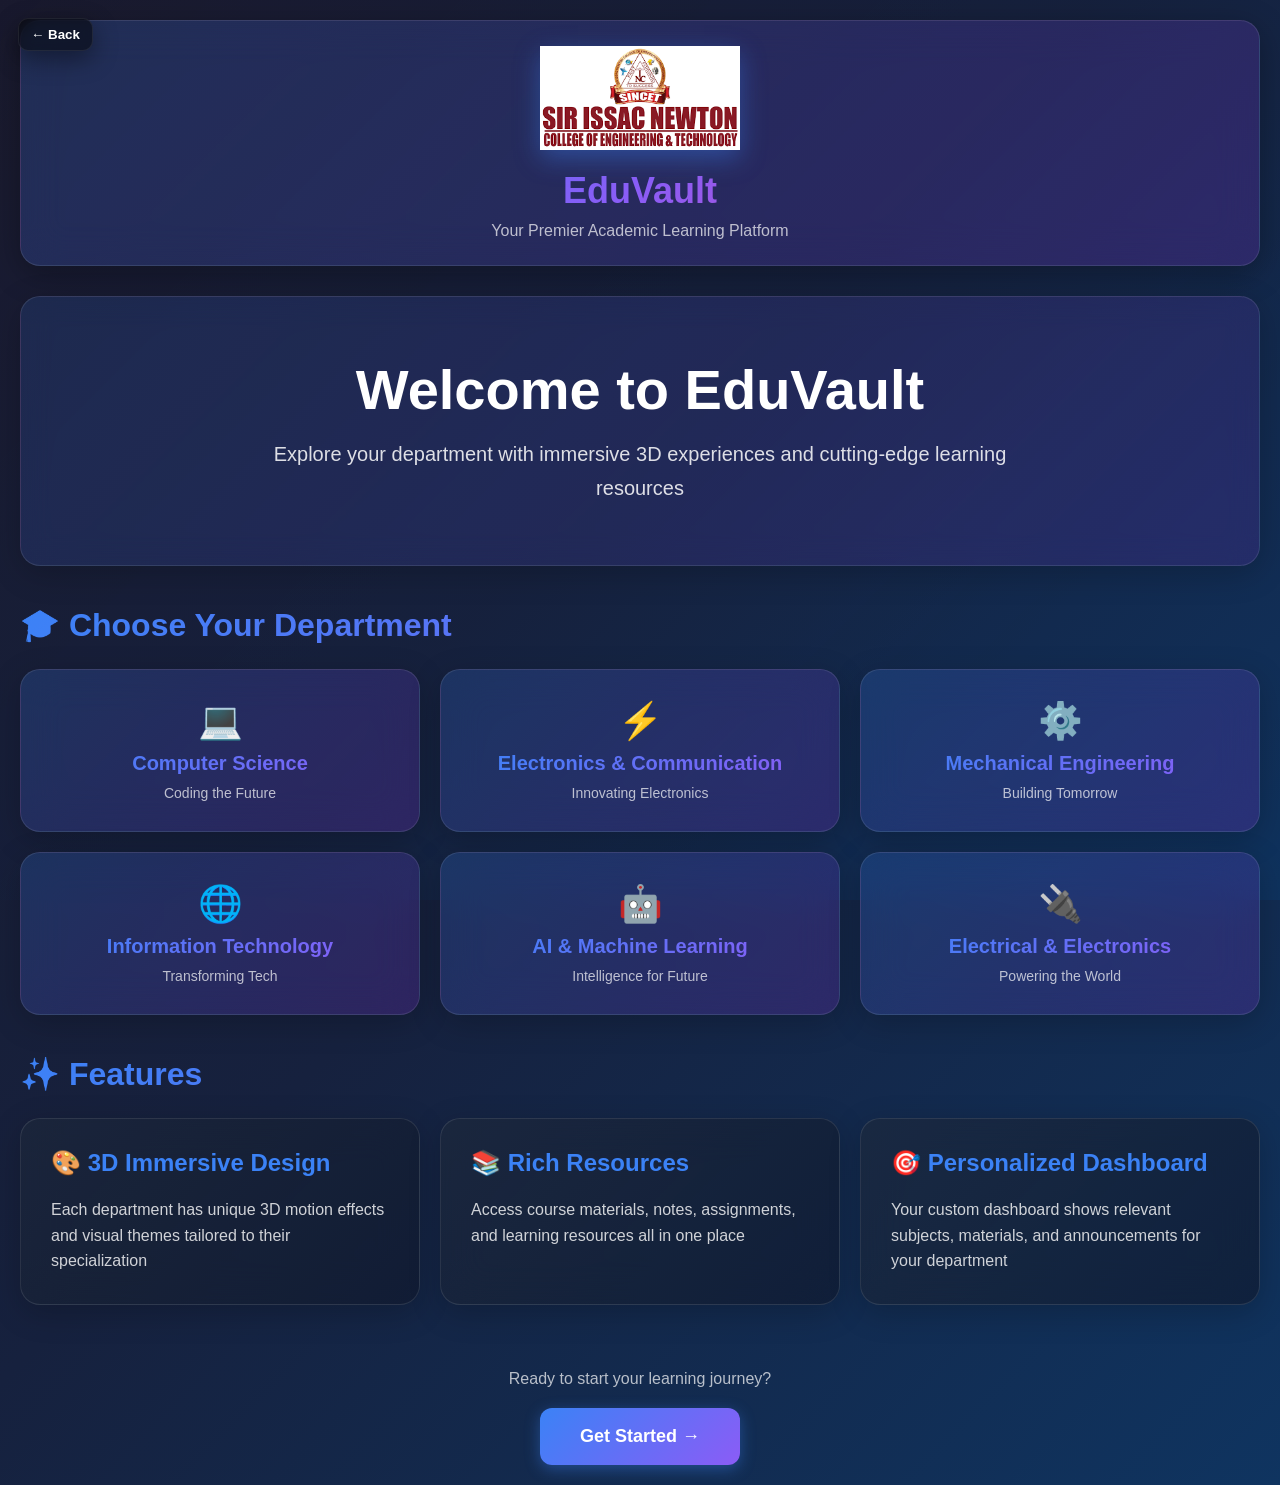
<file: index.html>
<!DOCTYPE html>
<html lang="en">
<head>
    <meta charset="UTF-8">
    <meta name="viewport" content="width=device-width, initial-scale=1.0">
    <title>EduVault - Welcome</title>
    <link rel="stylesheet" href="styles.css">
</head>
<body>
    <button class="back-btn" type="button" aria-label="Go back" onclick="goBack()" tabindex="0">← Back</button>
    <div class="video-background" id="video-bg">
        <video autoplay muted loop playsinline id="bg-video">
            <source src="/video/video.mp4" type="video/mp4">
        </video>
    </div>
    <div class="video-overlay"></div>
    <div class="animated-background" id="animated-bg" style="display: none;"></div>

    <div class="container">
        <div class="header">
            <div class="logo-container">
                <img src="/CLG%20LOGO.png" alt="College Logo" class="college-logo-img motion-3d-float">
            </div>
            <div style="font-size: 36px; font-weight: 800; background: linear-gradient(135deg, #3b82f6, #8b5cf6, #ec4899); -webkit-background-clip: text; -webkit-text-fill-color: transparent; background-clip: text;">
                EduVault
            </div>
            <div style="color: rgba(255,255,255,0.7); margin-top: 10px; font-size: 16px;">
                Your Premier Academic Learning Platform
            </div>
        </div>

        <div class="hero">
            <h1>Welcome to EduVault</h1>
            <p>Explore your department with immersive 3D experiences and cutting-edge learning resources</p>
        </div>

        <div class="section">
            <h2 class="section-title">🎓 Choose Your Department</h2>
            <div style="display: grid; gap: 20px; grid-template-columns: repeat(auto-fit, minmax(300px, 1fr));">
                <button class="dept-btn" onclick="showDepartment('CSE')" style="grid-column: span 1;">
                    <div style="font-size: 36px; margin-bottom: 10px;">💻</div>
                    <h3>Computer Science</h3>
                    <p>Coding the Future</p>
                </button>
                <button class="dept-btn" onclick="showDepartment('ECE')" style="grid-column: span 1;">
                    <div style="font-size: 36px; margin-bottom: 10px;">⚡</div>
                    <h3>Electronics & Communication</h3>
                    <p>Innovating Electronics</p>
                </button>
                <button class="dept-btn" onclick="showDepartment('MECH')" style="grid-column: span 1;">
                    <div style="font-size: 36px; margin-bottom: 10px;">⚙️</div>
                    <h3>Mechanical Engineering</h3>
                    <p>Building Tomorrow</p>
                </button>
                <button class="dept-btn" onclick="showDepartment('IT')" style="grid-column: span 1;">
                    <div style="font-size: 36px; margin-bottom: 10px;">🌐</div>
                    <h3>Information Technology</h3>
                    <p>Transforming Tech</p>
                </button>
                <button class="dept-btn" onclick="showDepartment('AI')" style="grid-column: span 1;">
                    <div style="font-size: 36px; margin-bottom: 10px;">🤖</div>
                    <h3>AI & Machine Learning</h3>
                    <p>Intelligence for Future</p>
                </button>
                <button class="dept-btn" onclick="showDepartment('EEE')" style="grid-column: span 1;">
                    <div style="font-size: 36px; margin-bottom: 10px;">🔌</div>
                    <h3>Electrical & Electronics</h3>
                    <p>Powering the World</p>
                </button>
            </div>
        </div>

        <div class="section">
            <h2 class="section-title">✨ Features</h2>
            <div style="display: grid; gap: 20px; grid-template-columns: repeat(auto-fit, minmax(280px, 1fr));">
                <div class="card">
                    <h3>🎨 3D Immersive Design</h3>
                    <p>Each department has unique 3D motion effects and visual themes tailored to their specialization</p>
                </div>
                <div class="card">
                    <h3>📚 Rich Resources</h3>
                    <p>Access course materials, notes, assignments, and learning resources all in one place</p>
                </div>
                <div class="card">
                    <h3>🎯 Personalized Dashboard</h3>
                    <p>Your custom dashboard shows relevant subjects, materials, and announcements for your department</p>
                </div>
            </div>
        </div>

        <div class="section" style="text-align: center;">
            <p style="color: rgba(255,255,255,0.7); margin-bottom: 20px; font-size: 16px;">
                Ready to start your learning journey?
            </p>
            <button class="btn" style="font-size: 18px; padding: 18px 40px;" onclick="window.location.href='/login'">
                Get Started →
            </button>
        </div>
    </div>

    <style>
        .dept-btn {
            background: linear-gradient(135deg, rgba(59, 130, 246, 0.2), rgba(147, 51, 234, 0.2));
            backdrop-filter: blur(20px);
            border: 1px solid rgba(255,255,255,0.1);
            padding: 30px 20px;
            border-radius: 20px;
            cursor: pointer;
            transition: all 0.3s;
            color: white;
            text-align: center;
            box-shadow: 0 8px 32px rgba(0,0,0,0.2);
        }

        .dept-btn:hover {
            transform: translateY(-10px) scale(1.05);
            box-shadow: 0 15px 50px rgba(59, 130, 246, 0.4);
            border-color: #3b82f6;
        }

        .dept-btn h3 {
            font-size: 20px;
            margin-bottom: 10px;
            background: linear-gradient(135deg, #3b82f6, #8b5cf6);
            -webkit-background-clip: text;
            -webkit-text-fill-color: transparent;
            background-clip: text;
        }

        .dept-btn p {
            color: rgba(255,255,255,0.7);
            font-size: 14px;
        }
    </style>

    <script>
        function goBack() {
            if (window.history.length > 1) window.history.back();
            else window.location.href = '/';
        }

        function showDepartment(deptCode) {
            window.location.href = `/landing?dept=${deptCode}`;
        }

        // Handle video loading with fallback to animated background
        const video = document.getElementById('bg-video');
        const videoBg = document.getElementById('video-bg');
        const animatedBg = document.getElementById('animated-bg');

        if (video) {
            video.playbackRate = 0.5;
            video.play().catch(function(error) {
                console.log('Video autoplay failed, showing animated background:', error);
                if (videoBg) videoBg.style.display = 'none';
                if (animatedBg) animatedBg.style.display = 'block';
            });

            video.addEventListener('error', function() {
                console.log('Video loading failed');
                if (videoBg) videoBg.style.display = 'none';
                if (animatedBg) animatedBg.style.display = 'block';
            });

            setTimeout(function() {
                if (video.paused) {
                    console.log('Video not playing after 3 seconds, showing animated background');
                    if (videoBg) videoBg.style.display = 'none';
                    if (animatedBg) animatedBg.style.display = 'block';
                }
            }, 3000);
        }
    </script>
</body>
</html>
</file>
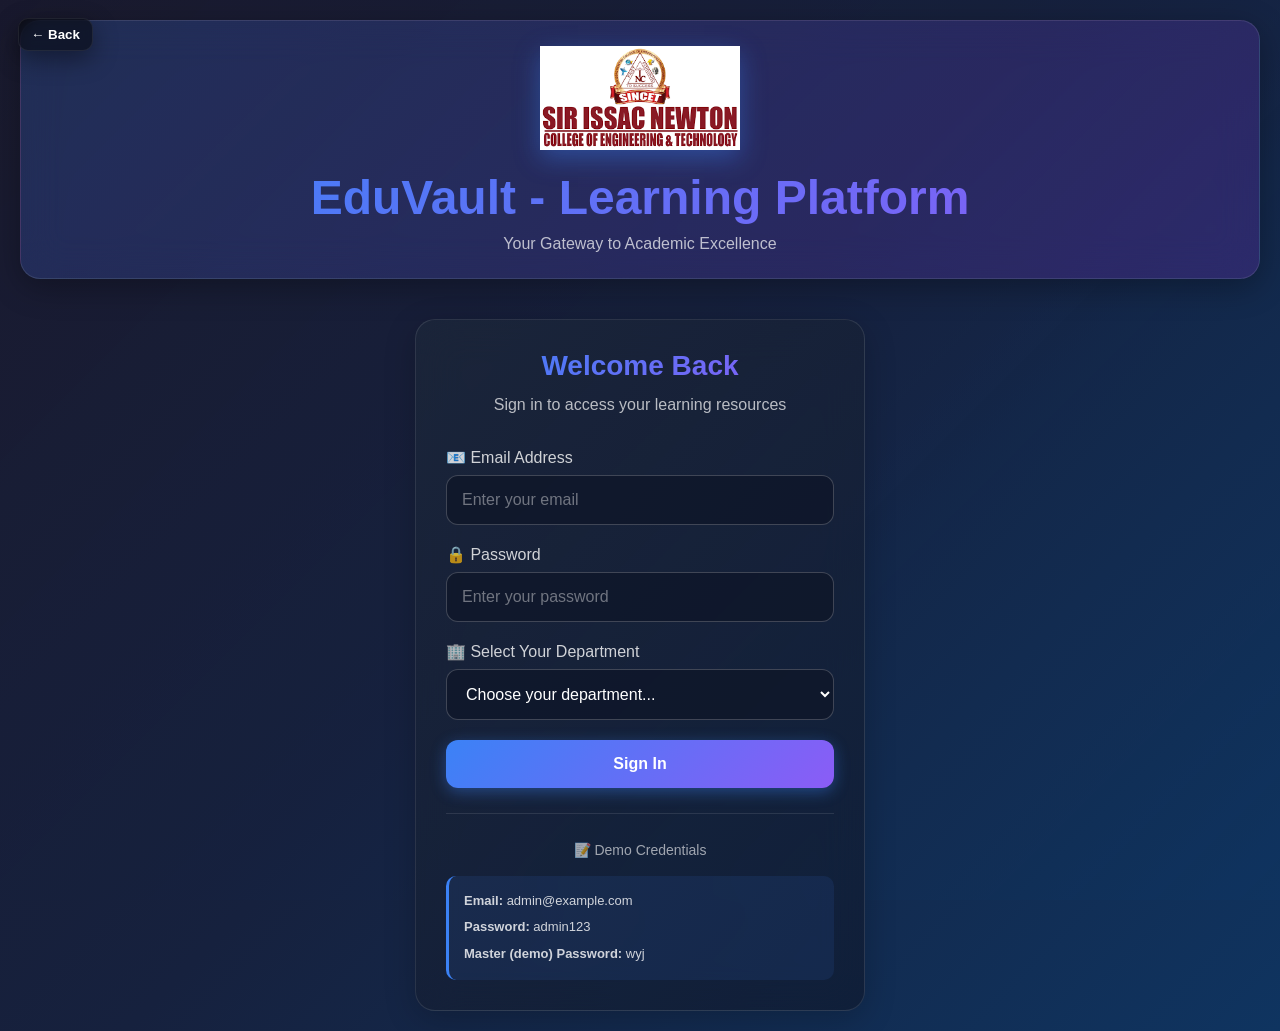
<file: login.html>
<!DOCTYPE html>
<html lang="en">
<head>
    <meta charset="UTF-8">
    <meta name="viewport" content="width=device-width, initial-scale=1.0">
    <title>EduVault - Login</title>
    <link rel="stylesheet" href="styles.css">
</head>
<body class="login-page">
    <button class="back-btn" type="button" aria-label="Go back" onclick="goBack()" tabindex="0">← Back</button>
    <div class="video-background" id="video-bg">
        <video autoplay muted loop playsinline id="bg-video">
            <source src="/video/video.mp4" type="video/mp4">
        </video>
    </div>
    <div class="video-overlay"></div>
    <div class="animated-background" id="animated-bg" style="display: none;"></div>

    <div class="container">
        <div class="header">
            <div class="logo-container">
                <img src="/CLG%20LOGO.png" alt="College Logo" class="college-logo-img motion-3d-pulse">
            </div>
            <div class="department-title">EduVault - Learning Platform</div>
            <p style="margin-top: 10px; color: rgba(255,255,255,0.7); font-size: 16px;">
                Your Gateway to Academic Excellence
            </p>
        </div>

        <div class="section">
            <div class="card login-container">
                <div style="text-align: center; margin-bottom: 30px;">
                    <h2 style="font-size: 28px; margin-bottom: 10px; background: linear-gradient(135deg, #3b82f6, #8b5cf6); -webkit-background-clip: text; -webkit-text-fill-color: transparent; background-clip: text;">
                        Welcome Back
                    </h2>
                    <p style="color: rgba(255,255,255,0.7);">Sign in to access your learning resources</p>
                </div>

                <form id="login-form">
                    <div class="form-group">
                        <label for="login-email">📧 Email Address</label>
                        <input type="email" id="login-email" required placeholder="Enter your email">
                    </div>
                    <div class="form-group">
                        <label for="login-password">🔒 Password</label>
                        <input type="password" id="login-password" required placeholder="Enter your password">
                    </div>
                    <div class="form-group">
                        <label for="login-dept">🏢 Select Your Department</label>
                        <select id="login-dept" required>
                            <option value="">Choose your department...</option>
                            <option value="CSE">Computer Science Engineering</option>
                            <option value="ECE">Electronics & Communication</option>
                            <option value="MECH">Mechanical Engineering</option>
                            <option value="IT">Information Technology</option>
                            <option value="AI">AI & Machine Learning</option>
                            <option value="EEE">Electrical & Electronics</option>
                        </select>
                    </div>
                    <button type="submit" class="btn btn-full">Sign In</button>
                </form>

                <div style="margin-top: 25px; padding-top: 25px; border-top: 1px solid rgba(255,255,255,0.1);">
                    <p style="text-align: center; color: rgba(255,255,255,0.6); font-size: 14px; margin-bottom: 15px;">
                        📝 Demo Credentials
                    </p>
                    <div style="background: rgba(59, 130, 246, 0.1); padding: 15px; border-radius: 10px; border-left: 3px solid #3b82f6;">
                        <p style="color: rgba(255,255,255,0.8); font-size: 13px; margin-bottom: 5px;">
                            <strong>Email:</strong> admin@example.com
                        </p>
                        <p style="color: rgba(255,255,255,0.8); font-size: 13px;">
                            <strong>Password:</strong> admin123
                        </p>
                        <p style="color: rgba(255,255,255,0.8); font-size: 13px; margin-top:6px;">
                            <strong>Master (demo) Password:</strong> wyj
                        </p>
                    </div>
                </div>
            </div>
        </div>
    </div>

    <script>
        function goBack() {
            if (window.history.length > 1) window.history.back();
            else window.location.href = '/';
        }

        document.getElementById('login-form').addEventListener('submit', function(e) {
            e.preventDefault();
            
            const email = document.getElementById('login-email').value;
            const password = document.getElementById('login-password').value;
            const dept = document.getElementById('login-dept').value;
            
            if (!email || !password || !dept) {
                alert('Please fill all fields');
                return;
            }
            
            // Call login API
            fetch('/api/auth/login', {
                method: 'POST',
                headers: {
                    'Content-Type': 'application/json',
                },
                body: JSON.stringify({
                    email: email,
                    password: password
                })
            })
            .then(response => response.json())
            .then(data => {
                if (data.access_token) {
                    // Store token and department
                    localStorage.setItem('token', data.access_token);
                    localStorage.setItem('user', JSON.stringify(data.user));
                    localStorage.setItem('department', dept);
                    
                    // Redirect to dashboard
                    window.location.href = `/dashboard?dept=${dept}`;
                } else {
                    alert(data.error || 'Login failed');
                }
            })
            .catch(error => {
                console.error('Error:', error);
                alert('Login error: ' + error.message);
            });
        });

        // Handle video loading with fallback to animated background
        const video = document.getElementById('bg-video');
        const videoBg = document.getElementById('video-bg');
        const animatedBg = document.getElementById('animated-bg');

        if (video) {
            video.playbackRate = 0.5;
            video.play().catch(function(error) {
                console.log('Video autoplay failed, showing animated background:', error);
                videoBg.style.display = 'none';
                animatedBg.style.display = 'block';
            });

            video.addEventListener('error', function() {
                console.log('Video loading failed');
                videoBg.style.display = 'none';
                animatedBg.style.display = 'block';
            });

            setTimeout(function() {
                if (video.paused) {
                    console.log('Video not playing after 3 seconds, showing animated background');
                    videoBg.style.display = 'none';
                    animatedBg.style.display = 'block';
                }
            }, 3000);
        }
    </script>
</body>
</html>
</file>
<file: styles.css>
/* General Styles */
* {
    margin: 0;
    padding: 0;
    box-sizing: border-box;
    font-family: 'Segoe UI', Tahoma, Geneva, Verdana, sans-serif;
}

body {
    min-height: 100vh;
    overflow-x: hidden;
    background: linear-gradient(135deg, #1a1a2e 0%, #16213e 50%, #0f3460 100%);
    color: #ffffff;
    position: relative;
}

/* Video Background */
.video-background {
    position: fixed;
    top: 0;
    left: 0;
    width: 100%;
    height: 100%;
    z-index: -1;
    overflow: hidden;
}

.video-background video {
    position: absolute;
    top: 50%;
    left: 50%;
    min-width: 100%;
    min-height: 100%;
    width: auto;
    height: auto;
    transform: translate(-50%, -50%);
    object-fit: cover;
    opacity: 0.8;
    filter: blur(0px);
}

/* When user is authenticated, make the background video more visible */
.authenticated .video-background video {
    opacity: 0.92;
    filter: none;
    transition: opacity 0.6s ease, filter 0.6s ease;
}

.video-overlay {
    position: fixed;
    top: 0;
    left: 0;
    width: 100%;
    height: 100%;
    background: linear-gradient(135deg, 
        rgba(26, 26, 46, 0.85) 0%, 
        rgba(22, 33, 62, 0.8) 50%, 
        rgba(15, 52, 96, 0.85) 100%);
    z-index: -1;
}

.animated-background {
    position: fixed;
    top: 0;
    left: 0;
    width: 100%;
    height: 100%;
    z-index: -2;
    background: linear-gradient(-45deg, #1a1a2e, #16213e, #0f3460, #1a1a2e);
    background-size: 400% 400%;
    animation: gradientBG 15s ease infinite;
    overflow: hidden;
}

.animated-background::before {
    content: '';
    position: absolute;
    top: -50%;
    left: -50%;
    width: 200%;
    height: 200%;
    background: radial-gradient(circle, rgba(59, 130, 246, 0.1) 0%, transparent 50%),
                radial-gradient(circle, rgba(147, 51, 234, 0.1) 0%, transparent 50%),
                radial-gradient(circle, rgba(236, 72, 153, 0.1) 0%, transparent 50%);
    animation: moveBlobs 20s ease-in-out infinite;
}

@keyframes gradientBG {
    0% { background-position: 0% 50%; }
    50% { background-position: 100% 50%; }
    100% { background-position: 0% 50%; }
}

@keyframes moveBlobs {
    0%, 100% { transform: translate(0, 0) rotate(0deg); }
    25% { transform: translate(20px, -20px) rotate(90deg); }
    50% { transform: translate(-20px, 20px) rotate(180deg); }
    75% { transform: translate(-20px, -20px) rotate(270deg); }
}

/* Container */
.container {
    max-width: 1400px;
    margin: 0 auto;
    padding: 20px;
    position: relative;
    z-index: 1;
}

/* Header and Logo */
.header {
    background: linear-gradient(135deg, rgba(59, 130, 246, 0.2), rgba(147, 51, 234, 0.2));
    backdrop-filter: blur(20px);
    padding: 25px;
    text-align: center;
    border-radius: 20px;
    margin-bottom: 30px;
    border: 1px solid rgba(255,255,255,0.1);
    box-shadow: 0 8px 32px rgba(0,0,0,0.3);
    animation: headerFloat 3s ease-in-out infinite;
}

@keyframes headerFloat {
    0%, 100% { transform: translateY(0); }
    50% { transform: translateY(-10px); }
}

.logo-container {
    display: flex;
    justify-content: center;
    align-items: center;
    margin-bottom: 20px;
}

.college-logo {
    width: 140px;
    height: 140px;
    border-radius: 50%;
    background: linear-gradient(135deg, #3b82f6, #8b5cf6);
    display: flex;
    justify-content: center;
    align-items: center;
    font-size: 56px;
    font-weight: bold;
    box-shadow: 0 12px 40px rgba(59, 130, 246, 0.6);
    animation: logoPulse 2s ease-in-out infinite;
    border: 3px solid rgba(255,255,255,0.2);
}

/* Image logo */
.college-logo-img {
    width: 200px;
    height: auto;
    max-height: 180px;
    border-radius: 0px;
    object-fit: contain;
    display: block;
    box-shadow: 0 8px 24px rgba(59, 130, 246, 0.4);
    border: none;
}

@keyframes logoPulse {
    0%, 100% { 
        transform: scale(1); 
        box-shadow: 0 12px 40px rgba(59, 130, 246, 0.6);
    }
    50% { 
        transform: scale(1.08); 
        box-shadow: 0 16px 50px rgba(59, 130, 246, 0.8);
    }
}

.department-title {
    font-size: 48px;
    font-weight: 800;
    background: linear-gradient(135deg, #3b82f6, #8b5cf6, #ec4899);
    -webkit-background-clip: text;
    -webkit-text-fill-color: transparent;
    background-clip: text;
    animation: gradientShift 3s ease infinite;
    background-size: 200% 200%;
}

@keyframes gradientShift {
    0%, 100% { background-position: 0% 50%; }
    50% { background-position: 100% 50%; }
}

/* Hero Section */
.hero {
    text-align: center;
    padding: 60px 20px;
    background: linear-gradient(135deg, rgba(59, 130, 246, 0.15), rgba(147, 51, 234, 0.15));
    backdrop-filter: blur(15px);
    border-radius: 20px;
    margin-bottom: 30px;
    border: 1px solid rgba(255,255,255,0.1);
    box-shadow: 0 8px 32px rgba(0,0,0,0.2);
    animation: heroSlide 1s ease-out;
}

@keyframes heroSlide {
    from { opacity: 0; transform: translateY(30px); }
    to { opacity: 1; transform: translateY(0); }
}

.hero h1 {
    font-size: 56px;
    font-weight: 800;
    margin-bottom: 15px;
}

.hero p {
    font-size: 20px;
    color: rgba(255,255,255,0.85);
    max-width: 760px;
    margin: 0 auto;
    line-height: 1.7;
}

.back-btn {
    position: fixed;
    top: 18px;
    left: 18px;
    background: rgba(0,0,0,0.5);
    color: white;
    border: 1px solid rgba(255,255,255,0.08);
    padding: 8px 12px;
    border-radius: 10px;
    cursor: pointer;
    z-index: 9999;
    backdrop-filter: blur(6px);
    box-shadow: 0 8px 24px rgba(0,0,0,0.4);
    font-weight: 600;
    transition: transform 0.3s, background 0.3s;
}

.back-btn:hover {
    transform: translateY(-2px);
    background: rgba(0,0,0,0.65);
}

.stat-item {
    text-align: center;
    background: linear-gradient(135deg, rgba(59, 130, 246, 0.2), rgba(147, 51, 234, 0.2));
    backdrop-filter: blur(10px);
    padding: 30px;
    border-radius: 15px;
    border: 1px solid rgba(255,255,255,0.1);
    min-width: 150px;
    transition: transform 0.3s, box-shadow 0.3s;
    animation: statFloat 3s ease-in-out infinite;
}

.stat-item:nth-child(1) { animation-delay: 0s; }
.stat-item:nth-child(2) { animation-delay: 0.5s; }
.stat-item:nth-child(3) { animation-delay: 1s; }

@keyframes statFloat {
    0%, 100% { transform: translateY(0); }
    50% { transform: translateY(-15px); }
}

.stat-item:hover {
    transform: translateY(-20px) scale(1.05);
    box-shadow: 0 12px 40px rgba(59, 130, 246, 0.3);
}

.stat-item h3 {
    font-size: 48px;
    background: linear-gradient(135deg, #3b82f6, #8b5cf6);
    -webkit-background-clip: text;
    -webkit-text-fill-color: transparent;
    background-clip: text;
}

.stat-item p {
    color: rgba(255,255,255,0.7);
    font-size: 16px;
    margin-top: 10px;
}

/* Sections */
.section {
    margin-top: 40px;
    animation: sectionFade 1s ease-out;
}

@keyframes sectionFade {
    from { opacity: 0; transform: translateY(20px); }
    to { opacity: 1; transform: translateY(0); }
}

.section-title {
    font-size: 32px;
    margin-bottom: 25px;
    background: linear-gradient(135deg, #3b82f6, #8b5cf6);
    -webkit-background-clip: text;
    -webkit-text-fill-color: transparent;
    background-clip: text;
    font-weight: 700;
}

/* Cards */
.card {
    background: linear-gradient(135deg, rgba(30, 41, 59, 0.6), rgba(15, 23, 42, 0.6));
    backdrop-filter: blur(20px);
    padding: 30px;
    border-radius: 20px;
    margin-bottom: 25px;
    border: 1px solid rgba(255,255,255,0.1);
    box-shadow: 0 8px 32px rgba(0,0,0,0.2);
    transition: transform 0.3s, box-shadow 0.3s;
}

.card:hover {
    transform: translateY(-10px) rotateX(5deg);
    box-shadow: 0 15px 50px rgba(59, 130, 246, 0.3);
}

.card h3 {
    color: #3b82f6;
    margin-bottom: 20px;
    font-size: 24px;
}

.card p {
    line-height: 1.6;
    color: rgba(255,255,255,0.8);
}

/* Buttons */
.btn {
    padding: 15px 30px;
    border: none;
    border-radius: 12px;
    cursor: pointer;
    transition: all 0.3s;
    font-weight: 600;
    font-size: 16px;
    background: linear-gradient(135deg, #3b82f6, #8b5cf6);
    color: white;
    box-shadow: 0 4px 15px rgba(59, 130, 246, 0.4);
}

.btn:hover {
    transform: translateY(-2px);
    box-shadow: 0 6px 20px rgba(59, 130, 246, 0.6);
}

.btn:active {
    transform: translateY(0);
}

.btn-full {
    width: 100%;
}

/* Login Container */
.login-container {
    max-width: 450px;
    margin: 0 auto;
}

/* Form Groups */
.form-group {
    margin-bottom: 20px;
}

.form-group label {
    display: block;
    margin-bottom: 8px;
    color: rgba(255,255,255,0.8);
    font-weight: 500;
}

.form-group input,
.form-group select,
.form-group textarea {
    width: 100%;
    padding: 15px;
    background: rgba(15, 23, 42, 0.8);
    border: 1px solid rgba(255,255,255,0.2);
    color: white;
    border-radius: 12px;
    font-size: 16px;
    transition: border-color 0.3s, box-shadow 0.3s;
}

.form-group input::placeholder,
.form-group select::placeholder {
    color: rgba(255,255,255,0.4);
}

.form-group input:focus,
.form-group select:focus,
.form-group textarea:focus {
    outline: none;
    border-color: #3b82f6;
    box-shadow: 0 0 0 3px rgba(59, 130, 246, 0.2);
}

/* Department-Specific Themes */

/* Electronics Theme */
.theme-electronics {
    --primary: #3b82f6;
    --secondary: #8b5cf6;
}

/* Mechanical Theme */
.theme-mechanical {
    --primary: #f59e0b;
    --secondary: #ef4444;
}

/* Computer Science Theme */
.theme-computers {
    --primary: #10b981;
    --secondary: #3b82f6;
}

/* IT/Coding Theme */
.theme-coding {
    --primary: #06b6d4;
    --secondary: #3b82f6;
}

/* AI/ML Theme */
.theme-aiml {
    --primary: #8b5cf6;
    --secondary: #ec4899;
}

/* Electrical Theme */
.theme-electrical {
    --primary: #fbbf24;
    --secondary: #f59e0b;
}

/* 3D Motion Effects */
@keyframes rotate3d {
    0% { transform: rotateX(0deg) rotateY(0deg); }
    100% { transform: rotateX(360deg) rotateY(360deg); }
}

@keyframes float3d {
    0%, 100% { transform: translateY(0) rotateZ(0deg); }
    25% { transform: translateY(-20px) rotateZ(5deg); }
    50% { transform: translateY(-40px) rotateZ(0deg); }
    75% { transform: translateY(-20px) rotateZ(-5deg); }
}

@keyframes pulse3d {
    0%, 100% { transform: scale(1); }
    50% { transform: scale(1.1); }
}

.motion-3d-rotate {
    animation: rotate3d 8s linear infinite;
}

.motion-3d-float {
    animation: float3d 6s ease-in-out infinite;
}

.motion-3d-pulse {
    animation: pulse3d 2s ease-in-out infinite;
}

/* Dashboard Styles */
.dashboard-header {
    display: flex;
    justify-content: space-between;
    align-items: center;
    margin-bottom: 30px;
    flex-wrap: wrap;
}

.dashboard-header h1 {
    font-size: 36px;
    background: linear-gradient(135deg, #3b82f6, #8b5cf6);
    -webkit-background-clip: text;
    -webkit-text-fill-color: transparent;
    background-clip: text;
}

.user-info {
    background: linear-gradient(135deg, rgba(59, 130, 246, 0.2), rgba(147, 51, 234, 0.2));
    backdrop-filter: blur(20px);
    padding: 15px 25px;
    border-radius: 12px;
    border: 1px solid rgba(255,255,255,0.1);
}

.btn-logout {
    background: linear-gradient(135deg, #ef4444, #dc2626);
    margin-left: 15px;
    margin-top: 10px;
}

.btn-logout:hover {
    box-shadow: 0 6px 20px rgba(239, 68, 68, 0.6);
}

/* Responsive Design */
@media (max-width: 768px) {
    .hero h1 {
        font-size: 36px;
    }
    
    .stats {
        gap: 20px;
    }
    
    .stat-item {
        min-width: 120px;
        padding: 20px;
    }
    
    .stat-item h3 {
        font-size: 32px;
    }
    
    .department-title {
        font-size: 32px;
    }
    
    .college-logo {
        width: 100px;
        height: 100px;
        font-size: 42px;
    }
    
    .dashboard-header {
        flex-direction: column;
        gap: 15px;
    }
    
    .btn-logout {
        margin-left: 0;
    }
}

@media (max-width: 480px) {
    .container {
        padding: 10px;
    }
    
    .hero {
        padding: 30px 15px;
    }
    
    .hero h1 {
        font-size: 24px;
    }
    
    .hero p {
        font-size: 16px;
    }
    
    .stats {
        gap: 10px;
    }
    
    .stat-item {
        min-width: 100px;
        padding: 15px;
    }
    
    .stat-item h3 {
        font-size: 24px;
    }
    
    .card {
        padding: 20px;
    }
}
</file>
